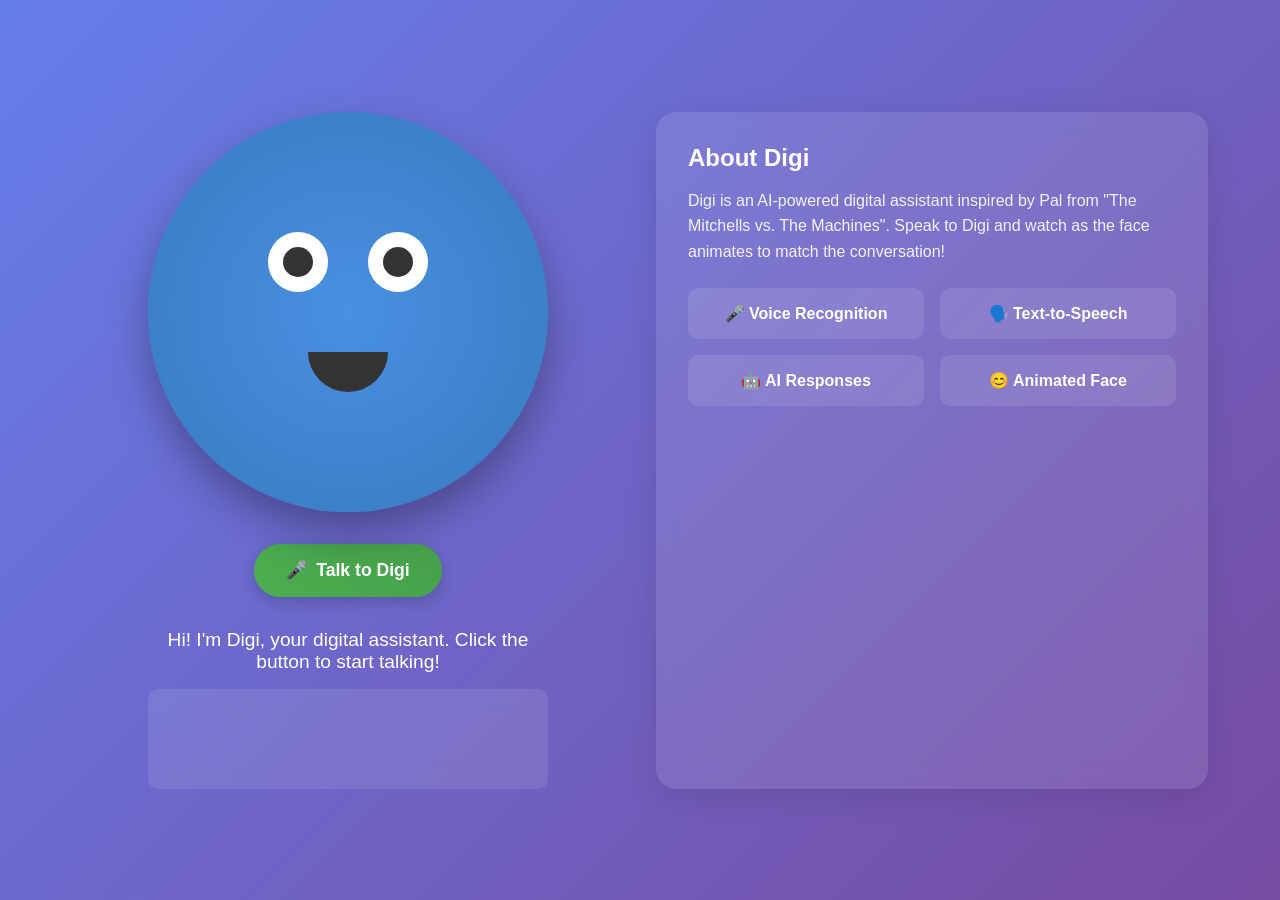
<file: index.html>
<!DOCTYPE html>
<html lang="en">
<head>
    <meta charset="UTF-8">
    <meta name="viewport" content="width=device-width, initial-scale=1.0">
    <title>Digi - Your Digital Assistant</title>
    <link rel="stylesheet" href="style.css">
</head>
<body>
    <div class="container">
        <div class="assistant-container">
            <div class="face-container">
                <canvas id="face-canvas" width="400" height="400"></canvas>
                <div class="face-overlay">
                    <div class="eye left-eye"></div>
                    <div class="eye right-eye"></div>
                    <div class="mouth"></div>
                </div>
            </div>
            
            <div class="controls">
                <button id="talk-btn" class="talk-button">
                    <span class="mic-icon">🎤</span>
                    <span class="btn-text">Talk to Digi</span>
                </button>
                <button id="stop-btn" class="stop-button" style="display: none;">
                    <span class="stop-icon">⏹️</span>
                    <span class="btn-text">Stop</span>
                </button>
            </div>
            
            <div class="status-display">
                <div id="status-text">Hi! I'm Digi, your digital assistant. Click the button to start talking!</div>
                <div id="transcript" class="transcript"></div>
            </div>
        </div>
        
        <div class="info-panel">
            <h2>About Digi</h2>
            <p>Digi is an AI-powered digital assistant inspired by Pal from "The Mitchells vs. The Machines". 
               Speak to Digi and watch as the face animates to match the conversation!</p>
            <div class="features">
                <div class="feature">🎤 Voice Recognition</div>
                <div class="feature">🗣️ Text-to-Speech</div>
                <div class="feature">🤖 AI Responses</div>
                <div class="feature">😊 Animated Face</div>
            </div>
        </div>
    </div>
    
    <script src="script.js"></script>
</body>
</html>
</file>
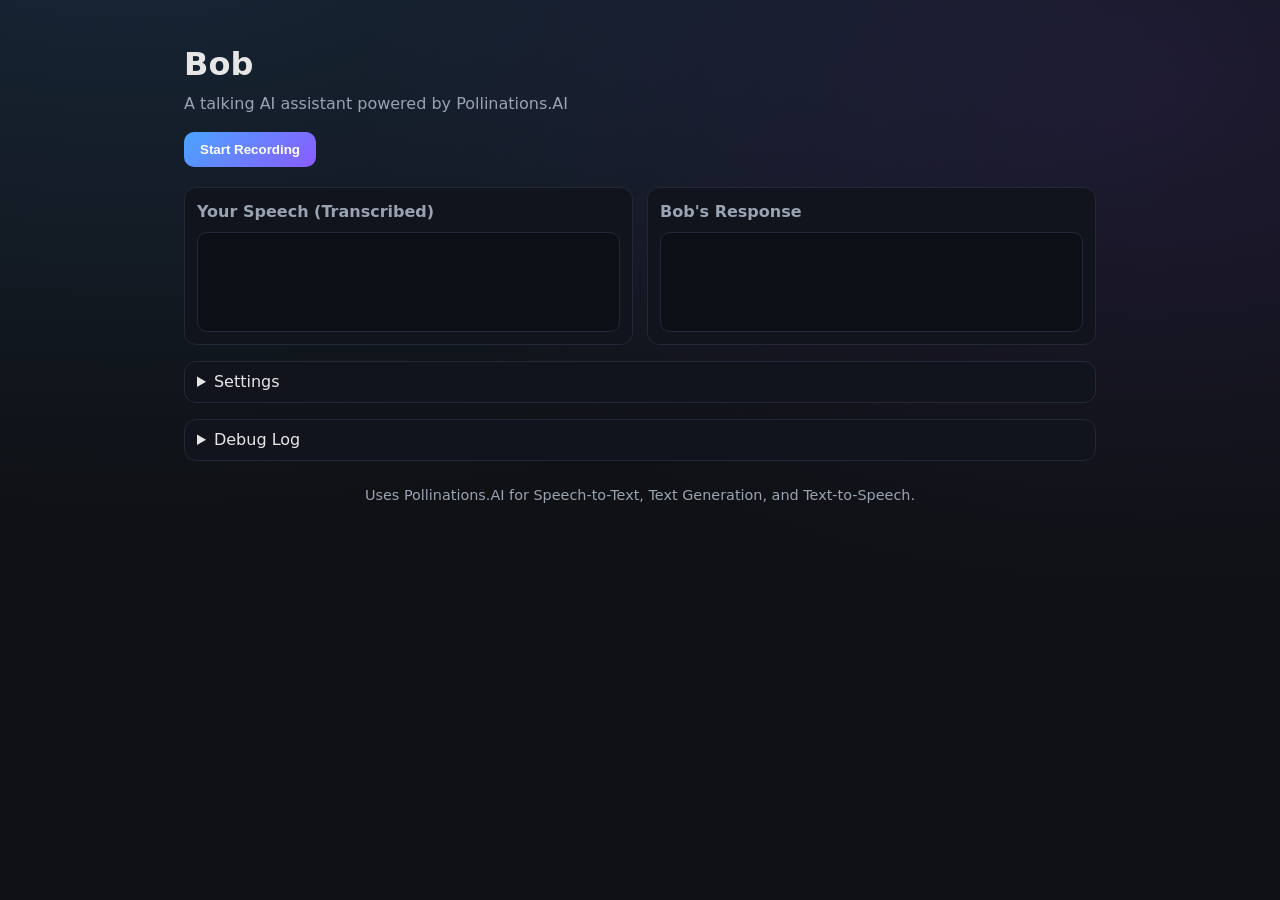
<file: bob/index.html>
<!DOCTYPE html>
<html lang="en">
<head>
  <meta charset="UTF-8" />
  <meta name="viewport" content="width=device-width, initial-scale=1.0"/>
  <title>Bob – Talking AI Assistant</title>
  <link rel="stylesheet" href="./style.css"/>
</head>
<body>
  <main class="container">
    <h1>Bob</h1>
    <p class="subtitle">A talking AI assistant powered by Pollinations.AI</p>

    <section class="controls">
      <button id="recordBtn">Start Recording</button>
      <span id="status" aria-live="polite"></span>
    </section>

    <section class="content">
      <div class="panel">
        <h2>Your Speech (Transcribed)</h2>
        <div id="transcript" class="box" tabindex="0"></div>
      </div>
      <div class="panel">
        <h2>Bob&apos;s Response</h2>
        <div id="response" class="box" tabindex="0"></div>
      </div>
    </section>

    <section class="config">
      <details>
        <summary>Settings</summary>
        <label>
          TTS Voice:
          <select id="voice">
            <option value="alloy" selected>alloy</option>
            <option value="verse">verse</option>
            <option value="aria">aria</option>
            <option value="ballad">ballad</option>
            <option value="other">other</option>
          </select>
        </label>
        <label>
          System Prompt:
          <textarea id="systemPrompt" rows="3" placeholder="You are Bob, a helpful, friendly assistant. Keep responses short and speak clearly."></textarea>
        </label>
      </details>
    </section>

    <section class="log">
      <details>
        <summary>Debug Log</summary>
        <pre id="log"></pre>
      </details>
    </section>

    <footer>
      <p>Uses Pollinations.AI for Speech-to-Text, Text Generation, and Text-to-Speech.</p>
    </footer>
  </main>

  <script src="./script.js"></script>
</body>
</html>
</file>
<file: style.css>
* {
    margin: 0;
    padding: 0;
    box-sizing: border-box;
}

body {
    font-family: 'Segoe UI', Tahoma, Geneva, Verdana, sans-serif;
    background: linear-gradient(135deg, #667eea 0%, #764ba2 100%);
    min-height: 100vh;
    display: flex;
    align-items: center;
    justify-content: center;
    color: white;
}

.container {
    display: grid;
    grid-template-columns: 1fr 1fr;
    gap: 2rem;
    max-width: 1200px;
    width: 100%;
    padding: 2rem;
}

.assistant-container {
    display: flex;
    flex-direction: column;
    align-items: center;
    gap: 2rem;
}

.face-container {
    position: relative;
    width: 400px;
    height: 400px;
    background: radial-gradient(circle, #4a90e2 0%, #357abd 100%);
    border-radius: 50%;
    box-shadow: 0 20px 40px rgba(0, 0, 0, 0.3);
    overflow: hidden;
}

#face-canvas {
    position: absolute;
    top: 0;
    left: 0;
    border-radius: 50%;
}

.face-overlay {
    position: absolute;
    top: 0;
    left: 0;
    width: 100%;
    height: 100%;
    display: flex;
    flex-direction: column;
    align-items: center;
    justify-content: center;
}

.eye {
    width: 60px;
    height: 60px;
    background: white;
    border-radius: 50%;
    position: relative;
    margin: 0 20px;
    animation: blink 3s infinite;
}

.eye::after {
    content: '';
    position: absolute;
    width: 30px;
    height: 30px;
    background: #333;
    border-radius: 50%;
    top: 50%;
    left: 50%;
    transform: translate(-50%, -50%);
    transition: all 0.1s ease;
}

.left-eye {
    position: absolute;
    top: 120px;
    left: 100px;
}

.right-eye {
    position: absolute;
    top: 120px;
    right: 100px;
}

.mouth {
    position: absolute;
    bottom: 120px;
    left: 50%;
    transform: translateX(-50%);
    width: 80px;
    height: 40px;
    background: #333;
    border-radius: 0 0 80px 80px;
    transition: all 0.2s ease;
}

.mouth.talking {
    animation: talk 0.2s infinite alternate;
}

.mouth.happy {
    border-radius: 80px 80px 0 0;
    bottom: 140px;
}

@keyframes blink {
    0%, 90%, 100% { height: 60px; }
    95% { height: 5px; }
}

@keyframes talk {
    0% { 
        height: 20px; 
        width: 60px;
    }
    100% { 
        height: 50px; 
        width: 100px;
    }
}

.face-container.listening {
    animation: pulse 1.5s infinite;
}

.face-container.thinking {
    animation: glow 2s infinite alternate;
}

.face-container.speaking {
    animation: speak-glow 0.5s infinite alternate;
}

@keyframes pulse {
    0% { transform: scale(1); }
    50% { transform: scale(1.05); }
    100% { transform: scale(1); }
}

@keyframes glow {
    0% { box-shadow: 0 20px 40px rgba(0, 0, 0, 0.3); }
    100% { box-shadow: 0 20px 60px rgba(74, 144, 226, 0.6); }
}

@keyframes speak-glow {
    0% { box-shadow: 0 20px 40px rgba(0, 0, 0, 0.3); }
    100% { box-shadow: 0 20px 60px rgba(118, 75, 162, 0.8); }
}

.controls {
    display: flex;
    gap: 1rem;
    align-items: center;
}

.talk-button, .stop-button {
    display: flex;
    align-items: center;
    gap: 0.5rem;
    padding: 1rem 2rem;
    border: none;
    border-radius: 50px;
    font-size: 1.1rem;
    font-weight: bold;
    cursor: pointer;
    transition: all 0.3s ease;
    box-shadow: 0 4px 15px rgba(0, 0, 0, 0.2);
}

.talk-button {
    background: linear-gradient(45deg, #4CAF50, #45a049);
    color: white;
}

.talk-button:hover {
    transform: translateY(-2px);
    box-shadow: 0 6px 20px rgba(0, 0, 0, 0.3);
}

.talk-button:active {
    transform: translateY(0);
}

.stop-button {
    background: linear-gradient(45deg, #f44336, #da190b);
    color: white;
}

.stop-button:hover {
    transform: translateY(-2px);
    box-shadow: 0 6px 20px rgba(0, 0, 0, 0.3);
}

.status-display {
    text-align: center;
    max-width: 400px;
}

#status-text {
    font-size: 1.2rem;
    margin-bottom: 1rem;
    min-height: 1.5rem;
}

.transcript {
    background: rgba(255, 255, 255, 0.1);
    padding: 1rem;
    border-radius: 10px;
    min-height: 100px;
    font-style: italic;
    backdrop-filter: blur(10px);
}

.info-panel {
    background: rgba(255, 255, 255, 0.1);
    padding: 2rem;
    border-radius: 20px;
    backdrop-filter: blur(10px);
    box-shadow: 0 8px 32px rgba(0, 0, 0, 0.1);
}

.info-panel h2 {
    margin-bottom: 1rem;
    color: #fff;
}

.info-panel p {
    margin-bottom: 1.5rem;
    line-height: 1.6;
    opacity: 0.9;
}

.features {
    display: grid;
    grid-template-columns: 1fr 1fr;
    gap: 1rem;
}

.feature {
    background: rgba(255, 255, 255, 0.1);
    padding: 1rem;
    border-radius: 10px;
    text-align: center;
    font-weight: bold;
}

@media (max-width: 768px) {
    .container {
        grid-template-columns: 1fr;
        padding: 1rem;
    }
    
    .face-container {
        width: 300px;
        height: 300px;
    }
    
    .features {
        grid-template-columns: 1fr;
    }
}

/* Loading animation */
.loading {
    display: inline-block;
    width: 20px;
    height: 20px;
    border: 3px solid rgba(255,255,255,.3);
    border-radius: 50%;
    border-top-color: #fff;
    animation: spin 1s ease-in-out infinite;
}

@keyframes spin {
    to { transform: rotate(360deg); }
}
</file>
<file: bob/style.css>
:root {
  --bg: #0f1115;
  --panel: #151923;
  --text: #e6e6e6;
  --muted: #9aa3b2;
  --accent: #4aa4ff;
  --accent-2: #8a5bff;
  --border: #232838;
  --ok: #33c277;
  --warn: #ffb020;
}

* { box-sizing: border-box; }

body {
  margin: 0;
  background: radial-gradient(1200px 600px at 10% -10%, rgba(74,164,255,0.15), transparent),
              radial-gradient(800px 500px at 90% 10%, rgba(138,91,255,0.12), transparent),
              var(--bg);
  color: var(--text);
  font-family: system-ui, -apple-system, Segoe UI, Roboto, Ubuntu, Cantarell, Noto Sans, Arial, Helvetica, "Apple Color Emoji", "Segoe UI Emoji";
  line-height: 1.5;
  min-height: 100vh;
}

.container {
  max-width: 960px;
  margin: 0 auto;
  padding: 24px;
}

h1 {
  font-size: 2rem;
  margin: 16px 0 4px;
}
.subtitle {
  margin: 0 0 16px;
  color: var(--muted);
}

.controls {
  display: flex;
  align-items: center;
  gap: 12px;
  margin: 16px 0 20px;
}
#recordBtn {
  background: linear-gradient(135deg, var(--accent), var(--accent-2));
  color: white;
  border: none;
  padding: 10px 16px;
  border-radius: 10px;
  cursor: pointer;
  font-weight: 600;
}
#recordBtn.recording {
  background: linear-gradient(135deg, #ff5d5d, #ff3b3b);
}
#status {
  color: var(--muted);
  font-size: 0.95rem;
}

.content {
  display: grid;
  grid-template-columns: 1fr 1fr;
  gap: 14px;
}
@media (max-width: 780px) {
  .content { grid-template-columns: 1fr; }
}

.panel {
  background: color-mix(in oklab, var(--panel), black 10%);
  border: 1px solid var(--border);
  border-radius: 12px;
  padding: 12px;
}
.panel h2 {
  font-size: 1rem;
  margin: 0 0 8px;
  color: var(--muted);
}
.box {
  background: rgba(0,0,0,0.25);
  border: 1px solid var(--border);
  border-radius: 10px;
  padding: 10px;
  min-height: 100px;
  white-space: pre-wrap;
}

.config, .log {
  margin-top: 16px;
}
details {
  background: color-mix(in oklab, var(--panel), black 10%);
  border: 1px solid var(--border);
  border-radius: 12px;
  padding: 8px 12px;
}
details pre {
  margin: 8px 0 0;
  color: var(--muted);
  overflow: auto;
}
label {
  display: block;
  margin: 8px 0;
}
textarea, select {
  width: 100%;
  background: rgba(0,0,0,0.25);
  color: var(--text);
  border: 1px solid var(--border);
  border-radius: 8px;
  padding: 8px;
}
footer {
  margin-top: 24px;
  color: var(--muted);
  font-size: 0.9rem;
  text-align: center;
}
</file>
